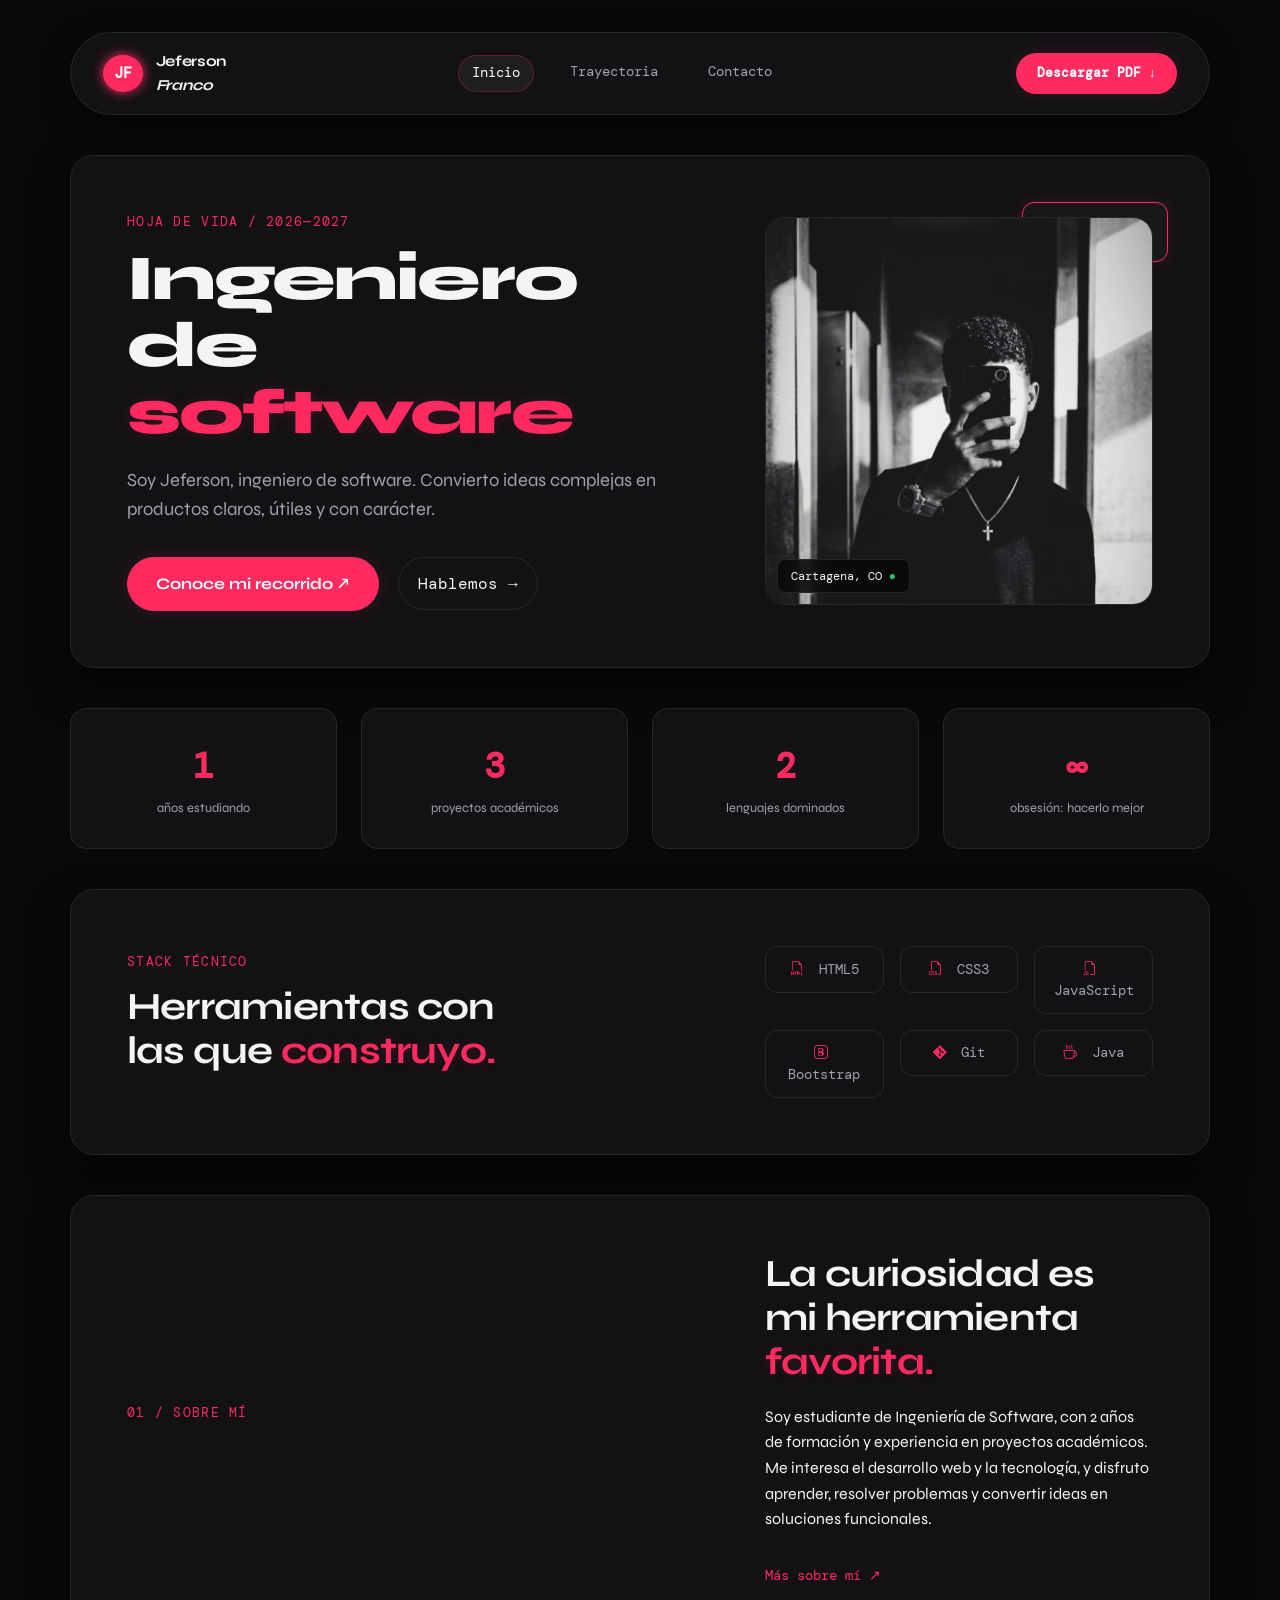
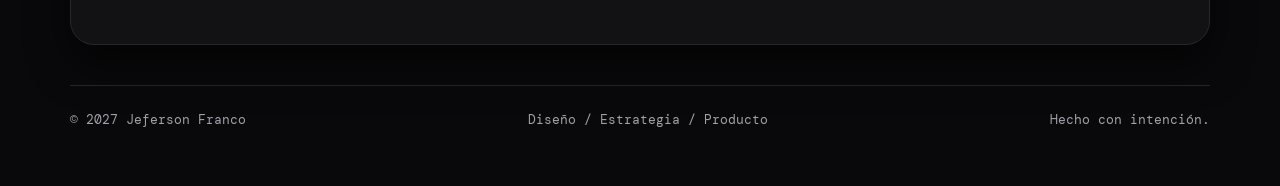
<file: index.html>
<!doctype html>
<html lang="es">

<head>
  <meta charset="utf-8">
  <meta name="viewport" content="width=device-width, initial-scale=1">
  <meta name="description" content="Hoja de vida digital de Jeferson Franco, estudiante de Ingeniería de Software.">
  <title>Jeferson Franco | Hoja de vida</title>

  <!-- Google Fonts -->
  <link rel="preconnect" href="https://fonts.googleapis.com">
  <link rel="preconnect" href="https://fonts.gstatic.com" crossorigin>
  <link href="https://fonts.googleapis.com/css2?family=DM+Mono:wght@400;500&family=Syne:wght@400;600;700;800&display=swap" rel="stylesheet">

  <!-- Bootstrap 5 CSS -->
  <link href="https://cdn.jsdelivr.net/npm/bootstrap@5.3.3/dist/css/bootstrap.min.css" rel="stylesheet">

  <!-- Bootstrap Icons -->
  <link rel="stylesheet" href="https://cdn.jsdelivr.net/npm/bootstrap-icons@1.11.3/font/bootstrap-icons.min.css">

  <!-- Estilos propios (encima de Bootstrap para personalización) -->
  <link rel="stylesheet" href="styles.css">
</head>

<body>

  <!-- ── HEADER ── -->
  <header class="encabezado-sitio" data-aos="fade-down">
    <a class="marca" href="index.html">
      <span class="marca-simbolo">JF</span>
      <span>Jeferson<br><em>Franco</em></span>
    </a>

    <!-- Botón hamburguesa (Bootstrap) para móvil -->
    <button class="navbar-toggler d-md-none border-0" type="button" id="menuToggle" aria-label="Menú">
      <i class="bi bi-list fs-4 text-white"></i>
    </button>

    <nav aria-label="Navegación principal" id="mainNav">
      <a class="activo" href="index.html">Inicio</a>
      <a href="trayectoria.html">Trayectoria</a>
      <a href="contacto.html">Contacto</a>
    </nav>

    <a class="enlace-descarga" href="jEFERSON_FRANCO.pdf" download>
      Descargar PDF <span>↓</span>
    </a>
  </header>

  <!-- ── HERO ── -->
  <main>
    <section class="portada cuadricula-pagina" data-aos="fade-up">
      <div class="texto-portada">
        <p class="texto-pequeno">Hoja de vida / 2026—2027</p>
        <h1>Ingeniero de<br><span>software</span></h1>
        <p class="texto-introduccion">
          Soy Jeferson, ingeniero de software. Convierto ideas complejas en productos claros, útiles y con carácter.
        </p>

        <div class="acciones-portada">
          <a class="boton boton-oscuro" href="trayectoria.html">
            Conoce mi recorrido <span>↗</span>
          </a>
          <a class="enlace-texto" href="contacto.html">
            Hablemos <span>→</span>
          </a>
        </div>
      </div>

      <div class="contenedor-retrato">
        <div class="nota-retrato">
          Disponible para<br>
          <strong>nuevos proyectos</strong>
          <i></i>
        </div>
        <img class="retrato" src="img/mi_img.jpeg" alt="Jeferson Franco trabajando en un espacio creativo">
        <div class="etiqueta-retrato">
          Cartagena, CO <span>●</span>
        </div>
      </div>
    </section>

    <!-- ── ESTADÍSTICAS ── -->
    <section class="banda-datos" id="stats">
      <div class="stat-card" data-aos="zoom-in" data-aos-delay="0">
        <span class="numero-dato" data-target="2">0</span>
        <span class="etiqueta-dato">años estudiando</span>
      </div>
      <div class="stat-card" data-aos="zoom-in" data-aos-delay="100">
        <span class="numero-dato" data-target="4">0</span>
        <span class="etiqueta-dato">proyectos académicos</span>
      </div>
      <div class="stat-card" data-aos="zoom-in" data-aos-delay="200">
        <span class="numero-dato" data-target="3">0</span>
        <span class="etiqueta-dato">lenguajes dominados</span>
      </div>
      <div class="stat-card" data-aos="zoom-in" data-aos-delay="300">
        <span class="numero-dato">∞</span>
        <span class="etiqueta-dato">obsesión: hacerlo mejor</span>
      </div>
    </section>

    <!-- ── HABILIDADES (Bootstrap cards + badges) ── -->
    <section class="cuadricula-pagina mt-0" data-aos="fade-up">
      <div>
        <p class="indice-seccion">STACK TÉCNICO</p>
        <h2>Herramientas con<br>las que <em>construyo.</em></h2>
      </div>
      <div class="row g-3">
        <div class="col-6 col-sm-4">
          <div class="skill-badge"><i class="bi bi-filetype-html"></i> HTML5</div>
        </div>
        <div class="col-6 col-sm-4">
          <div class="skill-badge"><i class="bi bi-filetype-css"></i> CSS3</div>
        </div>
        <div class="col-6 col-sm-4">
          <div class="skill-badge"><i class="bi bi-filetype-js"></i> JavaScript</div>
        </div>
        <div class="col-6 col-sm-4">
          <div class="skill-badge"><i class="bi bi-bootstrap"></i> Bootstrap</div>
        </div>
        <div class="col-6 col-sm-4">
          <div class="skill-badge"><i class="bi bi-git"></i> Git</div>
        </div>
        <div class="col-6 col-sm-4">
          <div class="skill-badge"><i class="bi bi-cup-hot"></i> Java</div>
        </div>
      </div>
    </section>

    <!-- ── SOBRE MÍ ── -->
    <section class="declaracion cuadricula-pagina" data-aos="fade-up">
      <p class="indice-seccion">01 / SOBRE MÍ</p>
      <div>
        <h2>La curiosidad es<br>mi herramienta <em>favorita.</em></h2>
        <p>
          Soy estudiante de Ingeniería de Software, con 2 años de formación y experiencia en proyectos académicos. Me interesa el desarrollo web y la tecnología, y disfruto aprender, resolver problemas y convertir ideas en soluciones funcionales.
        </p>
        <a class="enlace-flecha mt-3 d-inline-block" href="contacto.html">
          Más sobre mí <span>↗</span>
        </a>
      </div>
    </section>
  </main>

  <!-- ── FOOTER ── -->
  <footer class="pie-sitio">
    <span>© 2027 Jeferson Franco</span>
    <span>Diseño / Estrategia / Producto</span>
    <span>Hecho con intención.</span>
  </footer>

  <!-- jQuery -->
  <script src="https://code.jquery.com/jquery-3.7.1.min.js"></script>
  <!-- Bootstrap 5 JS -->
  <script src="https://cdn.jsdelivr.net/npm/bootstrap@5.3.3/dist/js/bootstrap.bundle.min.js"></script>
  <!-- Scripts propios -->
  <script src="scripts.js"></script>
</body>

</html>
</file>
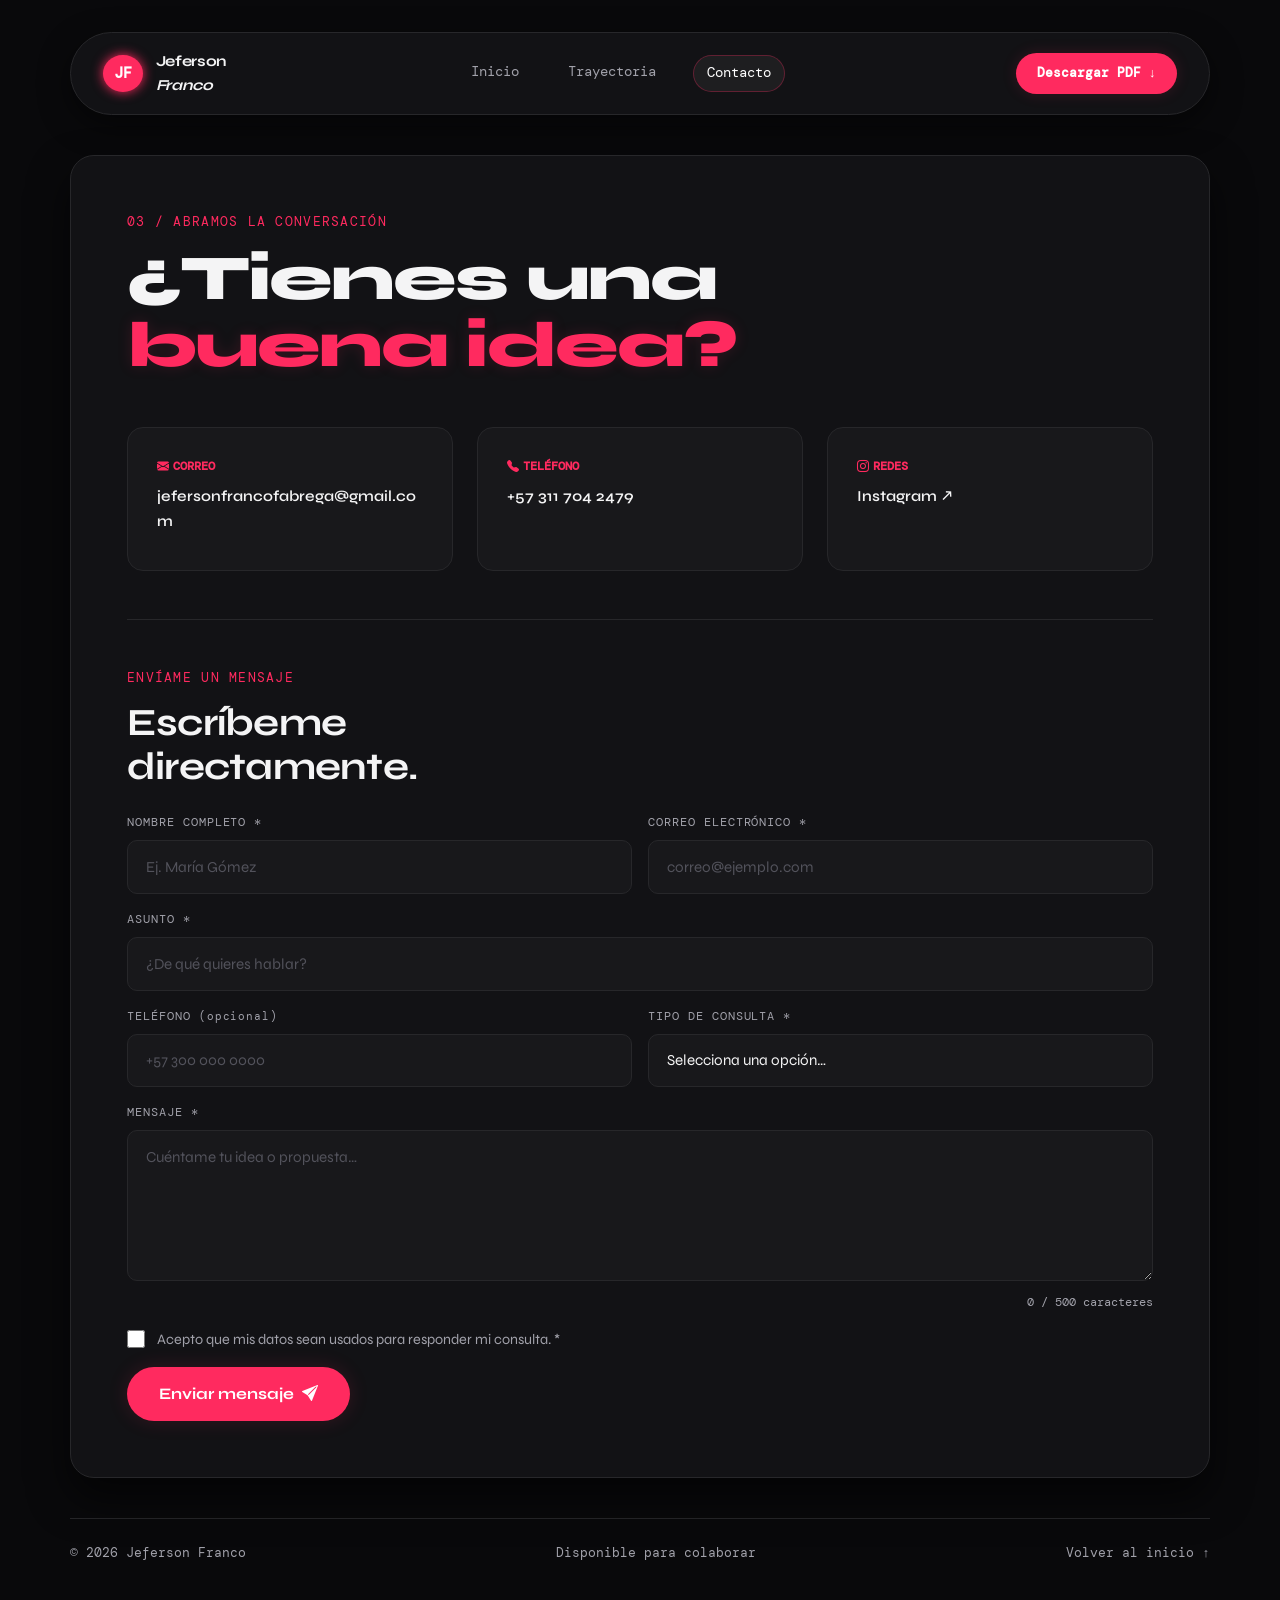
<file: contacto.html>
<!doctype html>
<html lang="es">

<head>
  <meta charset="utf-8">
  <meta name="viewport" content="width=device-width, initial-scale=1">
  <title>Contacto | Jeferson Franco</title>
  <link rel="preconnect" href="https://fonts.googleapis.com">
  <link rel="preconnect" href="https://fonts.gstatic.com" crossorigin>
  <link href="https://fonts.googleapis.com/css2?family=DM+Mono:wght@400;500&family=Syne:wght@400;600;700;800&display=swap" rel="stylesheet">
  <link href="https://cdn.jsdelivr.net/npm/bootstrap@5.3.3/dist/css/bootstrap.min.css" rel="stylesheet">
  <link rel="stylesheet" href="https://cdn.jsdelivr.net/npm/bootstrap-icons@1.11.3/font/bootstrap-icons.min.css">
  <link rel="stylesheet" href="styles.css">
</head>

<body>
  <header class="encabezado-sitio" data-aos="fade-down">
    <a class="marca" href="index.html">
      <span class="marca-simbolo">JF</span>
      <span>Jeferson<br><em>Franco</em></span>
    </a>

    <nav aria-label="Navegación principal" id="mainNav">
      <a href="index.html">Inicio</a>
      <a href="trayectoria.html">Trayectoria</a>
      <a class="activo" href="contacto.html">Contacto</a>
    </nav>

    <a class="enlace-descarga" href="jEFERSON_FRANCO.pdf" download>
      Descargar PDF <span>↓</span>
    </a>
  </header>

  <main class="principal-contacto" data-aos="fade-up">
    <p class="texto-pequeno">03 / Abramos la conversación</p>
    <h1>¿Tienes una<br><em>buena idea?</em></h1>

    <!-- Tarjetas de contacto rápido (Bootstrap Grid) -->
    <dl class="detalles-contacto">
      <div>
        <dt><i class="bi bi-envelope-fill me-1"></i>Correo</dt>
        <dd>
          <a href="mailto:jefersonfrancofabrega@gmail.com">jefersonfrancofabrega@gmail.com</a>
        </dd>
      </div>

      <div>
        <dt><i class="bi bi-telephone-fill me-1"></i>Teléfono</dt>
        <dd>
          <a href="tel:+573117042479">+57 311 704 2479</a>
        </dd>
      </div>

      <div>
        <dt><i class="bi bi-instagram me-1"></i>Redes</dt>
        <dd>
          <a href="https://www.instagram.com/fabrega_mlb" target="_blank" rel="noreferrer">Instagram ↗</a>
        </dd>
      </div>
    </dl>

    <!-- ── FORMULARIO CON VALIDACIÓN JS ── -->
    <div class="formulario-wrapper mt-5" data-aos="fade-up">
      <p class="indice-seccion">ENVÍAME UN MENSAJE</p>
      <h2 class="mb-4">Escríbeme<br>directamente.</h2>

      <!-- Alerta de éxito (oculta por defecto, la muestra jQuery) -->
      <div id="alertaExito" class="alert-exito" role="alert" style="display:none;">
        <i class="bi bi-check-circle-fill me-2"></i>
        ¡Mensaje enviado! Me pondré en contacto pronto.
      </div>

      <form id="formContacto" novalidate>

        <div class="row g-3">
          <!-- Nombre -->
          <div class="col-md-6">
            <label for="nombre" class="form-label-custom">Nombre completo *</label>
            <input
              type="text"
              id="nombre"
              name="nombre"
              class="campo-form"
              placeholder="Ej. María Gómez"
              autocomplete="name">
            <span class="error-msg" id="errorNombre"></span>
          </div>

          <!-- Email -->
          <div class="col-md-6">
            <label for="email" class="form-label-custom">Correo electrónico *</label>
            <input
              type="email"
              id="email"
              name="email"
              class="campo-form"
              placeholder="correo@ejemplo.com"
              autocomplete="email">
            <span class="error-msg" id="errorEmail"></span>
          </div>

          <!-- Asunto -->
          <div class="col-12">
            <label for="asunto" class="form-label-custom">Asunto *</label>
            <input
              type="text"
              id="asunto"
              name="asunto"
              class="campo-form"
              placeholder="¿De qué quieres hablar?">
            <span class="error-msg" id="errorAsunto"></span>
          </div>

          <!-- Teléfono (opcional) -->
          <div class="col-md-6">
            <label for="telefono" class="form-label-custom">Teléfono <span class="texto-opcional">(opcional)</span></label>
            <input
              type="tel"
              id="telefono"
              name="telefono"
              class="campo-form"
              placeholder="+57 300 000 0000"
              autocomplete="tel">
            <span class="error-msg" id="errorTelefono"></span>
          </div>

          <!-- Tipo de consulta -->
          <div class="col-md-6">
            <label for="tipo" class="form-label-custom">Tipo de consulta *</label>
            <select id="tipo" name="tipo" class="campo-form">
              <option value="">Selecciona una opción…</option>
              <option value="trabajo">Propuesta laboral</option>
              <option value="proyecto">Proyecto freelance</option>
              <option value="colaboracion">Colaboración</option>
              <option value="otro">Otro</option>
            </select>
            <span class="error-msg" id="errorTipo"></span>
          </div>

          <!-- Mensaje -->
          <div class="col-12">
            <label for="mensaje" class="form-label-custom">Mensaje *</label>
            <textarea
              id="mensaje"
              name="mensaje"
              class="campo-form"
              rows="5"
              placeholder="Cuéntame tu idea o propuesta…"></textarea>
            <span class="error-msg" id="errorMensaje"></span>
            <span class="contador-chars" id="contadorMensaje">0 / 500 caracteres</span>
          </div>

          <!-- Términos -->
          <div class="col-12">
            <label class="check-label">
              <input type="checkbox" id="terminos" name="terminos">
              <span>Acepto que mis datos sean usados para responder mi consulta. *</span>
            </label>
            <span class="error-msg" id="errorTerminos"></span>
          </div>

          <!-- Botón enviar -->
          <div class="col-12">
            <button type="submit" class="btn-enviar" id="btnEnviar">
              <span id="textoBtn">Enviar mensaje <i class="bi bi-send-fill ms-1"></i></span>
              <span id="loadingBtn" style="display:none;">
                <span class="spinner-border spinner-border-sm me-2" role="status"></span>Enviando…
              </span>
            </button>
          </div>
        </div>

      </form>
    </div>
  </main>

  <footer class="pie-sitio">
    <span>© 2026 Jeferson Franco</span>
    <span>Disponible para colaborar</span>
    <span><a href="index.html">Volver al inicio ↑</a></span>
  </footer>

  <script src="https://code.jquery.com/jquery-3.7.1.min.js"></script>
  <script src="https://cdn.jsdelivr.net/npm/bootstrap@5.3.3/dist/js/bootstrap.bundle.min.js"></script>
  <script src="scripts.js"></script>
</body>

</html>
</file>
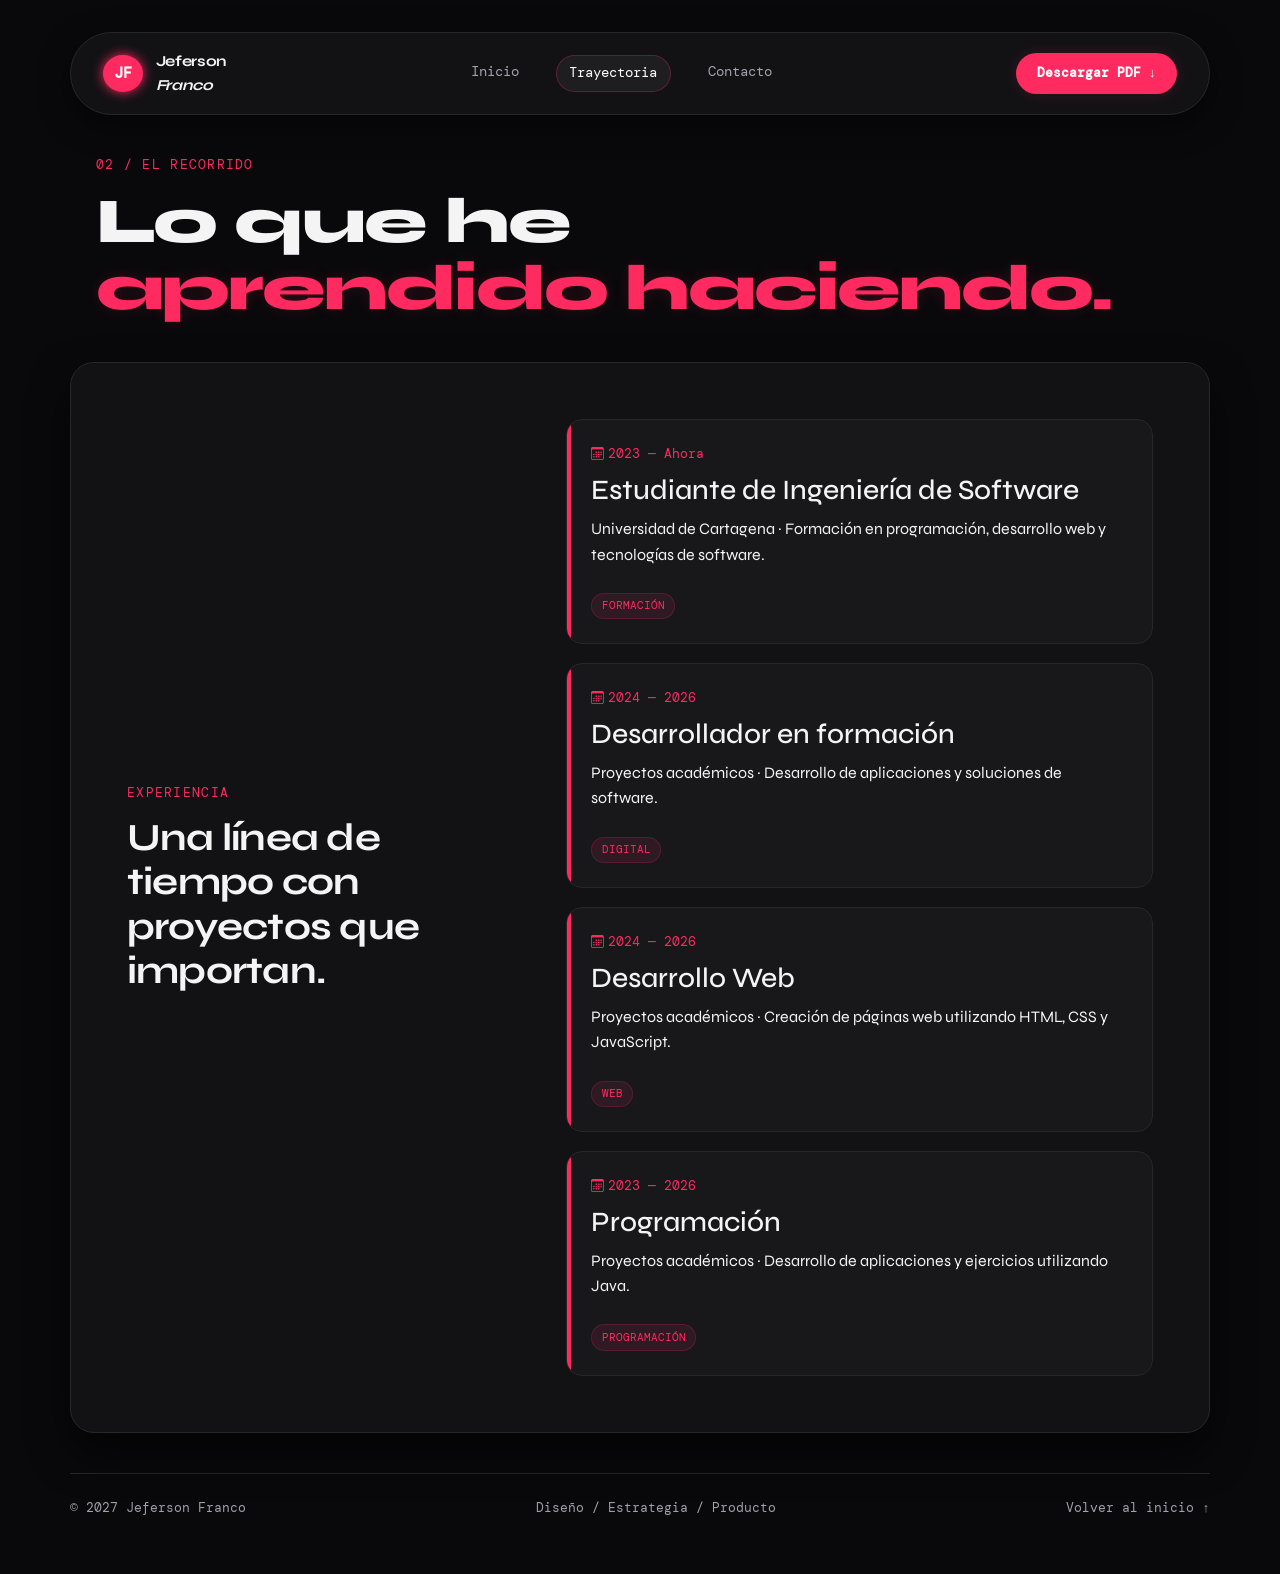
<file: trayectoria.html>
<!doctype html>
<html lang="es">

<head>
  <meta charset="utf-8">
  <meta name="viewport" content="width=device-width, initial-scale=1">
  <title>Trayectoria | Jeferson Franco</title>
  <link rel="preconnect" href="https://fonts.googleapis.com">
  <link rel="preconnect" href="https://fonts.gstatic.com" crossorigin>
  <link href="https://fonts.googleapis.com/css2?family=DM+Mono:wght@400;500&family=Syne:wght@400;600;700;800&display=swap" rel="stylesheet">
  <link href="https://cdn.jsdelivr.net/npm/bootstrap@5.3.3/dist/css/bootstrap.min.css" rel="stylesheet">
  <link rel="stylesheet" href="https://cdn.jsdelivr.net/npm/bootstrap-icons@1.11.3/font/bootstrap-icons.min.css">
  <link rel="stylesheet" href="styles.css">
</head>

<body>
  <header class="encabezado-sitio" data-aos="fade-down">
    <a class="marca" href="index.html">
      <span class="marca-simbolo">JF</span>
      <span>Jeferson<br><em>Franco</em></span>
    </a>

    <nav aria-label="Navegación principal" id="mainNav">
      <a href="index.html">Inicio</a>
      <a class="activo" href="trayectoria.html">Trayectoria</a>
      <a href="contacto.html">Contacto</a>
    </nav>

    <a class="enlace-descarga" href="jEFERSON_FRANCO.pdf" download>
      Descargar PDF <span>↓</span>
    </a>
  </header>

  <main>
    <section class="portada-interior" data-aos="fade-up">
      <p class="texto-pequeno">02 / El recorrido</p>
      <h1>Lo que he<br><em>aprendido haciendo.</em></h1>
    </section>

    <section class="cuadricula-contenido cuadricula-pagina" data-aos="fade-up">
      <div>
        <p class="indice-seccion">EXPERIENCIA</p>
        <h2>Una línea de tiempo con<br>proyectos que importan.</h2>
      </div>

      <div class="linea-tiempo">

        <article class="elemento-tiempo" data-aos="slide-up" data-aos-delay="0">
          <time><i class="bi bi-calendar3 me-1"></i>2023 — Ahora</time>
          <div>
            <h3>Estudiante de Ingeniería de Software</h3>
            <p>Universidad de Cartagena · Formación en programación, desarrollo web y tecnologías de software.</p>
          </div>
          <small class="etiqueta">FORMACIÓN</small>
        </article>

        <article class="elemento-tiempo" data-aos="slide-up" data-aos-delay="100">
          <time><i class="bi bi-calendar3 me-1"></i>2024 — 2026</time>
          <div>
            <h3>Desarrollador en formación</h3>
            <p>Proyectos académicos · Desarrollo de aplicaciones y soluciones de software.</p>
          </div>
          <small class="etiqueta">DIGITAL</small>
        </article>

        <article class="elemento-tiempo" data-aos="slide-up" data-aos-delay="200">
          <time><i class="bi bi-calendar3 me-1"></i>2024 — 2026</time>
          <div>
            <h3>Desarrollo Web</h3>
            <p>Proyectos académicos · Creación de páginas web utilizando HTML, CSS y JavaScript.</p>
          </div>
          <small class="etiqueta">WEB</small>
        </article>

        <article class="elemento-tiempo" data-aos="slide-up" data-aos-delay="300">
          <time><i class="bi bi-calendar3 me-1"></i>2023 — 2026</time>
          <div>
            <h3>Programación</h3>
            <p>Proyectos académicos · Desarrollo de aplicaciones y ejercicios utilizando Java.</p>
          </div>
          <small class="etiqueta">PROGRAMACIÓN</small>
        </article>

      </div>
    </section>
  </main>

  <footer class="pie-sitio">
    <span>© 2027 Jeferson Franco</span>
    <span>Diseño / Estrategia / Producto</span>
    <span><a href="index.html">Volver al inicio ↑</a></span>
  </footer>

  <script src="https://code.jquery.com/jquery-3.7.1.min.js"></script>
  <script src="https://cdn.jsdelivr.net/npm/bootstrap@5.3.3/dist/js/bootstrap.bundle.min.js"></script>
  <script src="scripts.js"></script>
</body>

</html>
</file>
<file: styles.css>
:root {
  --bg-color: #09090b;          
  --card-bg: #121215;         
  --card-border: #27272a;     
  --accent-red: #ff2a5f;        
  --accent-red-dark: #e11d48;   
  --accent-glow: rgba(255, 42, 95, 0.15); 
  --text-main: #f4f4f5;      
  --text-muted: #a1a1aa;        
  --font-heading: 'Syne', sans-serif;
  --font-mono: 'DM Mono', monospace;
  --max-width: 1140px;
}

/* 2. RESET Y BASE */
*, *::before, *::after {
  box-sizing: border-box;
  margin: 0;
  padding: 0;
}

body {
  background-color: var(--bg-color);
  color: var(--text-main);
  font-family: var(--font-heading);
  min-height: 100vh;
  display: flex;
  flex-direction: column;
  justify-content: space-between;
  line-height: 1.6;
  -webkit-font-smoothing: antialiased;
}

main { 
  flex: 1; 
}

a { 
  color: inherit; 
  text-decoration: none; 
  transition: all 0.25s ease; 
}

/* 3. ENCABEZADO CENTRADO CON DETALLES EN ROJO */
.encabezado-sitio {
  max-width: var(--max-width);
  margin: 2rem auto 0 auto;
  width: 90%;
  padding: 1rem 2rem;
  background-color: var(--card-bg);
  border: 1px solid var(--card-border);
  border-radius: 100px;
  display: flex;
  align-items: center;
  justify-content: space-between;
  box-shadow: 0 10px 30px rgba(0, 0, 0, 0.5);
}

.marca {
  display: flex;
  align-items: center;
  gap: 0.8rem;
  font-weight: 700;
  font-size: 0.95rem;
  letter-spacing: -0.02em;
}

.marca-simbolo {
  background: var(--accent-red);
  color: #fff;
  padding: 0.4rem 0.7rem;
  border-radius: 50%;
  font-family: var(--font-mono);
  font-weight: 700;
  box-shadow: 0 0 12px var(--accent-red);
}

nav {
  display: flex;
  gap: 1.5rem;
  font-family: var(--font-mono);
  font-size: 0.85rem;
}

nav a {
  color: var(--text-muted);
  padding: 0.4rem 0.8rem;
  border-radius: 20px;
}

nav a:hover, nav a.activo {
  color: #fff;
  background: rgba(255, 255, 255, 0.05);
  border: 1px solid rgba(255, 42, 95, 0.3);
}

.enlace-descarga {
  background-color: var(--accent-red);
  color: #fff;
  font-family: var(--font-mono);
  font-size: 0.8rem;
  padding: 0.65rem 1.3rem;
  border-radius: 50px;
  font-weight: 600;
  box-shadow: 0 0 15px var(--accent-glow);
}

.enlace-descarga:hover {
  background-color: var(--accent-red-dark);
  box-shadow: 0 0 20px rgba(255, 42, 95, 0.4);
}

/* 4. TIPOGRAFÍA Y ACENTOS ROJOS */
.texto-pequeno, .indice-seccion {
  font-family: var(--font-mono);
  font-size: 0.8rem;
  color: var(--accent-red);
  letter-spacing: 0.1em;
  margin-bottom: 0.8rem;
  text-transform: uppercase;
}

h1 {
  font-size: clamp(2.5rem, 5vw, 4.2rem);
  font-weight: 800;
  line-height: 1.05;
  letter-spacing: -0.03em;
  margin-bottom: 1.2rem;
  color: var(--text-main);
}

h1 span, h1 em, h2 em {
  color: var(--accent-red);
  font-style: normal;
  text-shadow: 0 0 15px var(--accent-glow);
}

/* 5. TARJETAS Y CONTENEDORES CENTRADOS */
.cuadricula-pagina, 
.cuadricula-contenido, 
.principal-contacto {
  max-width: var(--max-width);
  margin: 2.5rem auto;
  width: 90%;
  padding: 3.5rem;
  background-color: var(--card-bg);
  border: 1px solid var(--card-border);
  border-radius: 24px;
  box-shadow: 0 20px 40px rgba(0, 0, 0, 0.6);
}

.cuadricula-pagina {
  display: grid;
  grid-template-columns: 1.2fr 0.8fr;
  gap: 3.5rem;
  align-items: center;
}

.texto-introduccion {
  font-size: 1.15rem;
  color: var(--text-muted);
  margin-bottom: 2rem;
}

.acciones-portada {
  display: flex;
  align-items: center;
  gap: 1.2rem;
}

.boton-oscuro {
  background: var(--accent-red);
  color: #fff;
  padding: 0.9rem 1.8rem;
  border-radius: 50px;
  font-weight: 700;
  box-shadow: 0 0 20px var(--accent-glow);
}

.boton-oscuro:hover {
  background: var(--accent-red-dark);
  transform: translateY(-2px);
}

.enlace-texto {
  font-family: var(--font-mono);
  color: var(--text-main);
  padding: 0.8rem 1.2rem;
  border: 1px solid var(--card-border);
  border-radius: 50px;
}

.enlace-texto:hover {
  border-color: var(--accent-red);
  color: var(--accent-red);
}

/* FOTO PORTADA */
.contenedor-retrato { 
  position: relative; 
}

.retrato {
  width: 100%;
  aspect-ratio: 1 / 1;
  object-fit: cover;
  border-radius: 20px;
  border: 1px solid var(--card-border);
  filter: grayscale(20%);
}

.nota-retrato {
  position: absolute;
  top: -15px;
  right: -15px;
  background: #18181b;
  border: 1px solid var(--accent-red);
  color: var(--text-main);
  padding: 0.6rem 1rem;
  border-radius: 12px;
  font-size: 0.75rem;
  font-family: var(--font-mono);
  box-shadow: 0 0 15px var(--accent-glow);
}

.etiqueta-retrato {
  position: absolute;
  bottom: 12px;
  left: 12px;
  background: rgba(9, 9, 11, 0.85);
  backdrop-filter: blur(8px);
  padding: 0.4rem 0.8rem;
  border-radius: 8px;
  font-family: var(--font-mono);
  font-size: 0.75rem;
  border: 1px solid var(--card-border);
}
.etiqueta-retrato span { color: #22c55e; }

/* 6. BANDA DE DATOS ESTADÍSTICOS */
.banda-datos {
  max-width: var(--max-width);
  margin: 0 auto 2.5rem auto;
  width: 90%;
  display: grid;
  grid-template-columns: repeat(4, 1fr);
  gap: 1.5rem;
}

.banda-datos > div {
  background-color: var(--card-bg);
  border: 1px solid var(--card-border);
  padding: 1.8rem;
  border-radius: 16px;
  text-align: center;
  transition: border-color 0.3s ease;
}

.banda-datos > div:hover {
  border-color: var(--accent-red);
}

.numero-dato {
  font-family: var(--font-mono);
  font-size: 2.2rem;
  font-weight: 700;
  color: var(--accent-red);
  display: block;
}

.etiqueta-dato { 
  font-size: 0.8rem; 
  color: var(--text-muted); 
}

/* 7. PÁGINA DE TRAYECTORIA */
.portada-interior {
  max-width: var(--max-width);
  margin: 2.5rem auto 0 auto;
  width: 85%;
  height: 50%;

}

.cuadricula-contenido {
  display: grid;
  grid-template-columns: 0.8fr 1.2fr;
  gap: 3rem;
}

.linea-tiempo {
  display: flex;
  flex-direction: column;
  gap: 1.2rem;
}

.elemento-tiempo {
  background-color: #18181b;
  border: 1px solid var(--card-border);
  border-radius: 16px;
  padding: 1.5rem;
  display: flex;
  flex-direction: column;
  gap: 0.6rem;
  position: relative;
  overflow: hidden;
  
}

.elemento-tiempo::before {
  content: '';
  position: absolute;
  top: 0;
  left: 0;
  width: 4px;
  height: 100%;
  background: var(--accent-red);
}

.elemento-tiempo time {
  font-family: var(--font-mono);
  font-size: 0.8rem;
  color: var(--accent-red);
}

.etiqueta {
  align-self: flex-start;
  background: rgba(255, 42, 95, 0.1);
  border: 1px solid rgba(255, 42, 95, 0.2);
  color: var(--accent-red);
  padding: 0.2rem 0.6rem;
  border-radius: 20px;
  font-family: var(--font-mono);
  font-size: 0.7rem;
}

/* 8. PÁGINA DE CONTACTO CORREGIDA */
.detalles-contacto {
  margin-top: 3rem;
  display: grid;
  grid-template-columns: repeat(3, 1fr);
  gap: 1.5rem;
}

.detalles-contacto > div {
  background-color: #18181b;
  border: 1px solid var(--card-border);
  padding: 1.8rem;
  border-radius: 16px;
  overflow: hidden;
}

.detalles-contacto dt {
  font-family: var(--font-mono);
  font-size: 0.75rem;
  color: var(--accent-red);
  margin-bottom: 0.5rem;
  text-transform: uppercase;
}

.detalles-contacto dd a {
  font-size: 0.95rem;
  font-weight: 600;
  color: var(--text-main);
  word-break: break-word; /* Evita roturas de texto como "m" suelta */
  display: block;
}

.detalles-contacto dd a:hover {
  color: var(--accent-red);
}

/* 9. PIE DE PÁGINA */
.pie-sitio {
  max-width: var(--max-width);
  margin: 0 auto 2rem auto;
  width: 90%;
  padding: 1.5rem 0;
  display: flex;
  justify-content: space-between;
  font-family: var(--font-mono);
  font-size: 0.8rem;
  color: var(--text-muted);
  border-top: 1px solid var(--card-border);
}

/* 10. ADAPTACIÓN RESPONSIVA MÓVIL */
@media (max-width: 950px) {
  .encabezado-sitio { flex-direction: column; gap: 1rem; border-radius: 20px; text-align: center; }
  .cuadricula-pagina, .cuadricula-contenido { grid-template-columns: 1fr; padding: 1.8rem; gap: 2rem; }
  .banda-datos { grid-template-columns: repeat(2, 1fr); }
  .detalles-contacto { grid-template-columns: 1fr; }
  .pie-sitio { flex-direction: column; gap: 0.5rem; text-align: center; }
}

/* ══════════════════════════════════════════════
   ANIMACIONES DE SCROLL (data-aos ligero)
══════════════════════════════════════════════ */
[data-aos] {
  opacity: 0;
  transform: translateY(24px);
  transition: opacity 0.6s ease, transform 0.6s ease;
}
[data-aos].visible {
  opacity: 1;
  transform: translateY(0);
}
[data-aos][data-aos-delay="100"] { transition-delay: 0.1s; }
[data-aos][data-aos-delay="200"] { transition-delay: 0.2s; }
[data-aos][data-aos-delay="300"] { transition-delay: 0.3s; }

/* ══════════════════════════════════════════════
   TARJETA ESTADÍSTICA (stat-card en index)
══════════════════════════════════════════════ */
.stat-card {
  background-color: var(--card-bg);
  border: 1px solid var(--card-border);
  padding: 1.8rem;
  border-radius: 16px;
  text-align: center;
  transition: border-color 0.3s ease;
  cursor: default;
}
.stat-card:hover {
  border-color: var(--accent-red);
  box-shadow: 0 0 20px var(--accent-glow);
}

/* ══════════════════════════════════════════════
   HABILIDADES (skill-badge)
══════════════════════════════════════════════ */
.skill-badge {
  background: var(--card-bg);
  border: 1px solid var(--card-border);
  color: var(--text-muted);
  padding: 0.7rem 1rem;
  border-radius: 12px;
  font-family: var(--font-mono);
  font-size: 0.85rem;
  text-align: center;
  transition: all 0.25s ease;
}
.skill-badge:hover {
  border-color: var(--accent-red);
  color: var(--text-main);
  box-shadow: 0 0 12px var(--accent-glow);
}
.skill-badge i { margin-right: 0.4rem; color: var(--accent-red); }

/* ══════════════════════════════════════════════
   FORMULARIO DE CONTACTO
══════════════════════════════════════════════ */
.formulario-wrapper {
  border-top: 1px solid var(--card-border);
  padding-top: 3rem;
  margin-top: 3rem;
}

.form-label-custom {
  display: block;
  font-family: var(--font-mono);
  font-size: 0.75rem;
  color: var(--text-muted);
  text-transform: uppercase;
  letter-spacing: 0.08em;
  margin-bottom: 0.5rem;
}

.texto-opcional {
  font-size: 0.7rem;
  color: var(--text-muted);
  text-transform: none;
}

.campo-form {
  width: 100%;
  background-color: #18181b;
  border: 1px solid var(--card-border);
  border-radius: 10px;
  padding: 0.85rem 1.1rem;
  color: var(--text-main);
  font-family: var(--font-heading);
  font-size: 0.95rem;
  transition: border-color 0.25s, box-shadow 0.25s;
  outline: none;
  appearance: none;
}

.campo-form::placeholder { color: #52525b; }

.campo-form:focus {
  border-color: var(--accent-red);
  box-shadow: 0 0 0 3px var(--accent-glow);
}

.campo-form option { background: #18181b; }

/* Estado válido / inválido */
.campo-ok  { border-color: #22c55e !important; }
.campo-error { border-color: var(--accent-red) !important; box-shadow: 0 0 0 3px rgba(255,42,95,0.15); }

/* Mensajes de error */
.error-msg {
  display: none;
  color: var(--accent-red);
  font-family: var(--font-mono);
  font-size: 0.75rem;
  margin-top: 0.3rem;
}

/* Contador de caracteres */
.contador-chars {
  display: block;
  font-family: var(--font-mono);
  font-size: 0.72rem;
  color: var(--text-muted);
  text-align: right;
  margin-top: 0.3rem;
}

/* Checkbox personalizado */
.check-label {
  display: flex;
  align-items: flex-start;
  gap: 0.75rem;
  cursor: pointer;
  font-size: 0.9rem;
  color: var(--text-muted);
}
.check-label input[type="checkbox"] {
  width: 18px;
  height: 18px;
  accent-color: var(--accent-red);
  flex-shrink: 0;
  margin-top: 2px;
}

/* Botón enviar */
.btn-enviar {
  background: var(--accent-red);
  color: #fff;
  border: none;
  padding: 0.9rem 2rem;
  border-radius: 50px;
  font-family: var(--font-heading);
  font-size: 1rem;
  font-weight: 700;
  cursor: pointer;
  box-shadow: 0 0 20px var(--accent-glow);
  transition: background 0.3s, transform 0.2s, box-shadow 0.3s;
}
.btn-enviar:hover {
  background: var(--accent-red-dark);
  transform: translateY(-2px);
  box-shadow: 0 0 30px rgba(255,42,95,0.4);
}
.btn-enviar:disabled {
  opacity: 0.65;
  cursor: not-allowed;
  transform: none;
}

/* Shake en error */
@keyframes shake {
  0%, 100% { transform: translateX(0); }
  20%, 60%  { transform: translateX(-8px); }
  40%, 80%  { transform: translateX(8px); }
}
.btn-shake { animation: shake 0.45s ease; }

/* Alerta de éxito */
.alert-exito {
  background: rgba(34, 197, 94, 0.1);
  border: 1px solid rgba(34, 197, 94, 0.35);
  color: #86efac;
  padding: 1rem 1.5rem;
  border-radius: 12px;
  font-family: var(--font-mono);
  font-size: 0.9rem;
  margin-bottom: 1.5rem;
}

/* Spinner Bootstrap override */
.spinner-border { color: #fff; }

/* enlace-flecha */
.enlace-flecha {
  font-family: var(--font-mono);
  font-size: 0.9rem;
  color: var(--accent-red);
  border-bottom: 1px solid transparent;
  transition: border-color 0.25s;
}
.enlace-flecha:hover { border-color: var(--accent-red); color: var(--accent-red); }

/* h2 general en secciones */
h2 {
  font-size: clamp(1.6rem, 3vw, 2.4rem);
  font-weight: 700;
  line-height: 1.15;
  letter-spacing: -0.02em;
  margin-bottom: 1.2rem;
}
</file>
